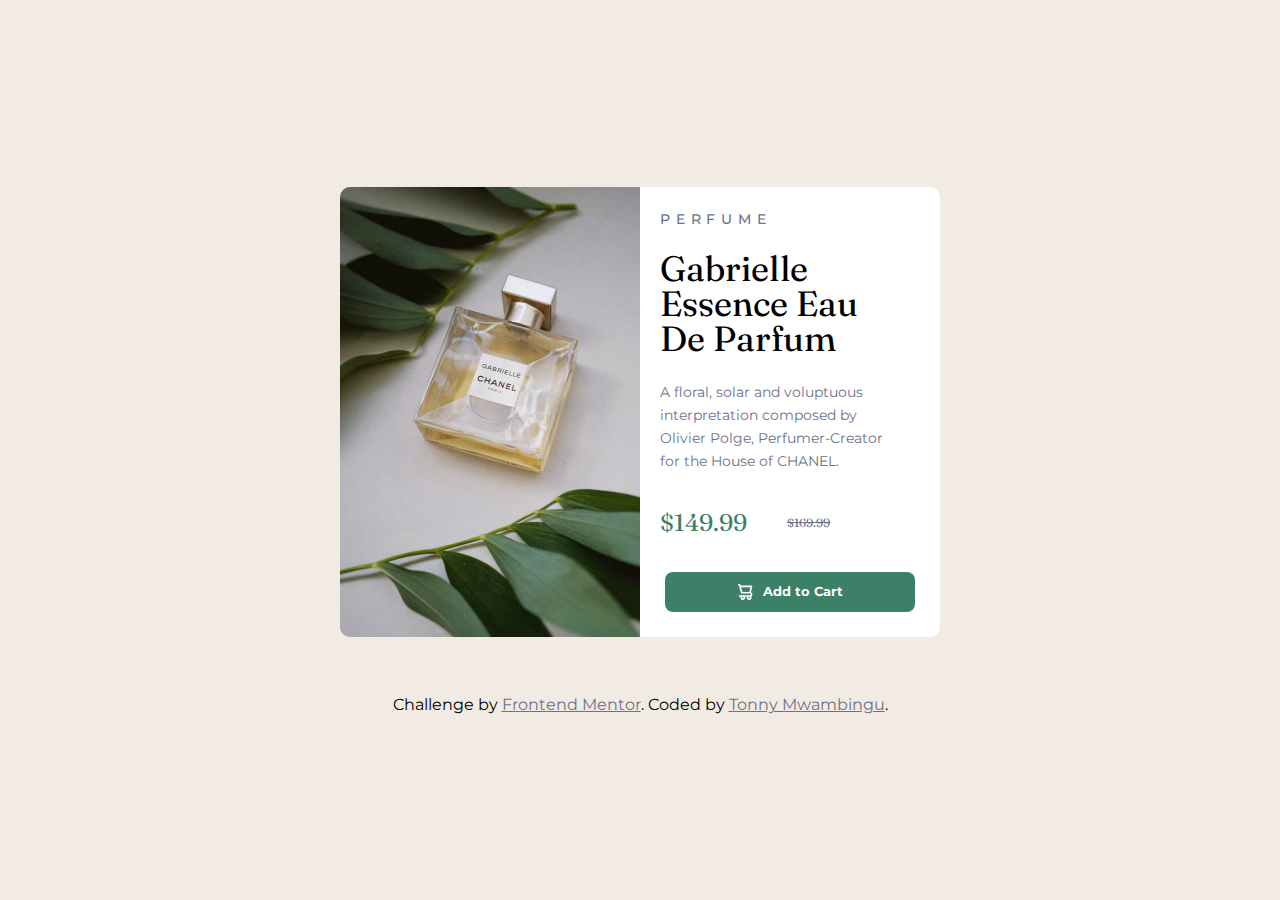
<file: product-preview-card-component-main/index.html>
<!DOCTYPE html>
<html lang="en">
    <head>
        <meta charset="UTF-8" />
        <meta name="viewport" content="width=device-width, initial-scale=1.0" />
        <!-- displays site properly based on user's device -->

        <link
            rel="icon"
            type="image/png"
            sizes="32x32"
            href="./images/favicon-32x32.png"
        />
        <link rel="preconnect" href="https://fonts.googleapis.com" />
        <link rel="preconnect" href="https://fonts.gstatic.com" crossorigin />
        <link
            href="https://fonts.googleapis.com/css2?family=Fraunces:wght@700&family=Montserrat:wght@500;700&display=swap"
            rel="stylesheet"
        />
        <link rel="stylesheet" href="style.css" />
        <title>Frontend Mentor | Product preview card component</title>
    </head>
    <body>
        <div class="container">
            <div class="content-container">
                <div class="img-container content-size"></div>
                <div class="info-container content-size">
                    <div class="item-type">Perfume</div>
                    <div class="item">gabrielle essence eau de parfum</div>
                    <div class="item-info">
                        A floral, solar and voluptuous interpretation composed
                        by Olivier Polge, Perfumer-Creator for the House of
                        CHANEL.
                    </div>
                    <div class="item-price">
                        $149.99 <span class="prev-price">$169.99</span>
                    </div>
                    <div class="add-btn">
                        <img src="./images/icon-cart.svg" alt="" /> Add to Cart
                    </div>
                </div>
            </div>
            <div class="attribution">
                Challenge by
                <a
                    href="https://www.frontendmentor.io?ref=challenge"
                    target="_blank"
                    >Frontend Mentor</a
                >. Coded by <a href="#">Tonny Mwambingu</a>.
            </div>
        </div>
    </body>
</html>
</file>
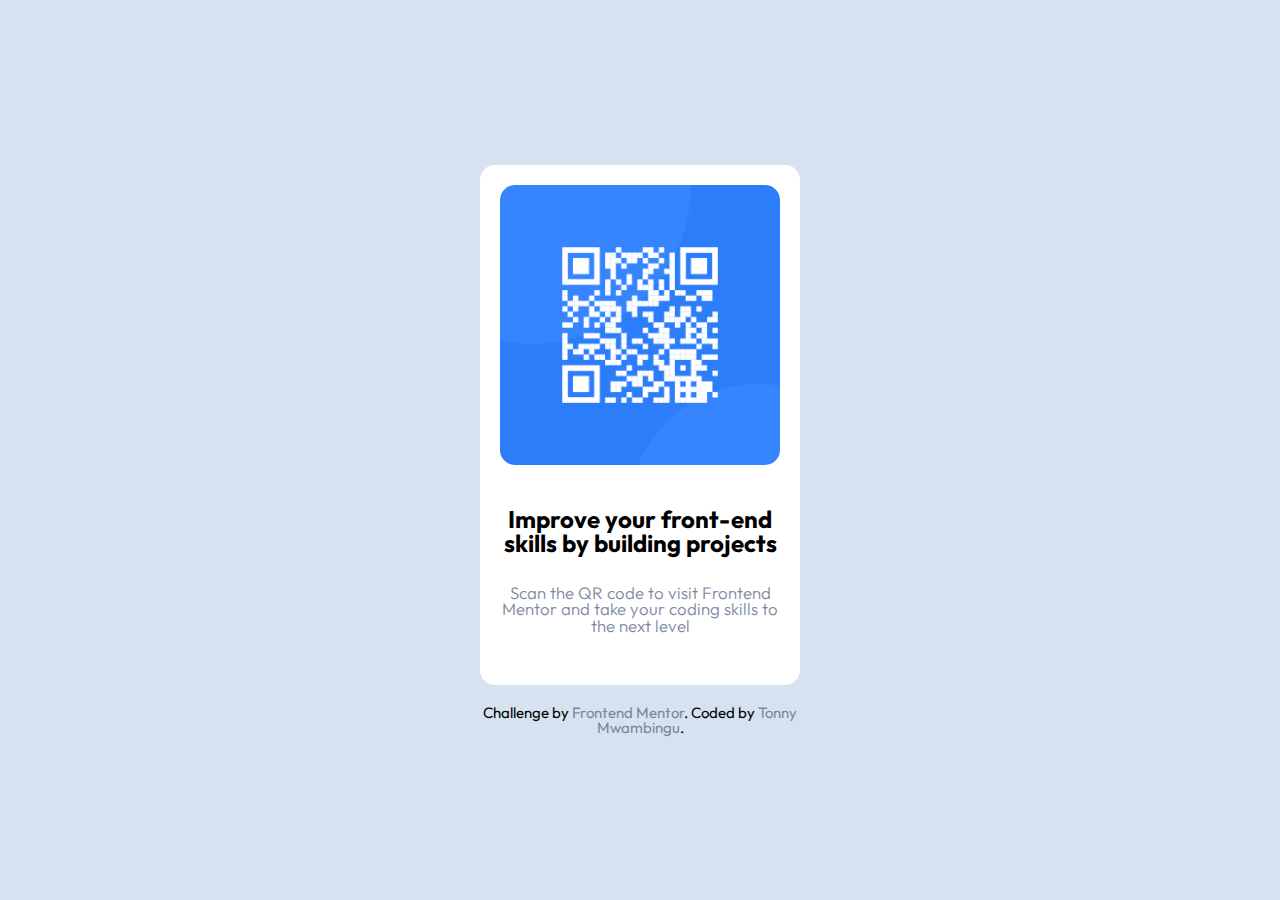
<file: qr-code-component-main/index.html>
<!DOCTYPE html>
<html lang="en">
    <head>
        <meta charset="UTF-8" />
        <meta name="viewport" content="width=device-width, initial-scale=1.0" />
        <!-- displays site properly based on user's device -->

        <link rel="preconnect" href="https://fonts.googleapis.com" />
        <link rel="preconnect" href="https://fonts.gstatic.com" crossorigin />
        <link
            href="https://fonts.googleapis.com/css2?family=Outfit:wght@400;700&display=swap"
            rel="stylesheet"
        />
        <link
            rel="icon"
            type="image/png"
            sizes="32x32"
            href="./images/favicon-32x32.png"
        />
        <link rel="stylesheet" href="style.css" />

        <title>Frontend Mentor | QR code component</title>
    </head>
    <body>
        <div class="container">
            <div class="qr-card">
                <div class="qr-image"></div>
                <div class="qr-content">
                    <p>Improve your front-end skills by building projects</p>
                    <p>
                        Scan the QR code to visit Frontend Mentor and take your
                        coding skills to the next level
                    </p>
                </div>
            </div>
            <div class="attribution">
                Challenge by
                <a
                    href="https://www.frontendmentor.io?ref=challenge"
                    target="_blank"
                    >Frontend Mentor</a
                >. Coded by <a href="#">Tonny Mwambingu</a>.
            </div>
        </div>
    </body>
</html>
</file>
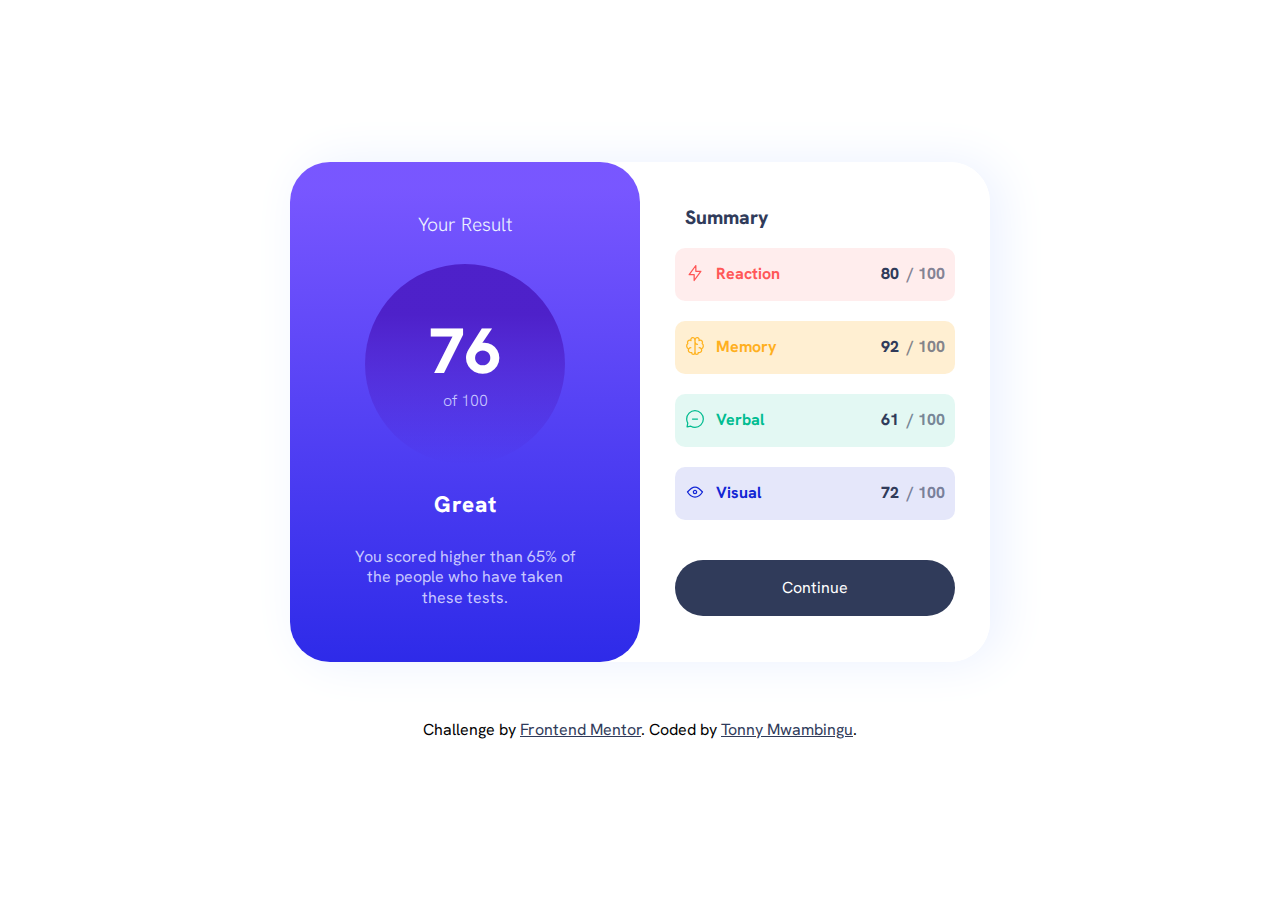
<file: results-summary-component-main/index.html>
<!DOCTYPE html>
<html lang="en">
    <head>
        <meta charset="UTF-8" />
        <meta name="viewport" content="width=device-width, initial-scale=1.0" />
        <!-- displays site properly based on user's device -->

        <link
            rel="icon"
            type="image/png"
            sizes="32x32"
            href="./assets/images/favicon-32x32.png"
        />

        <link rel="stylesheet" href="style.css" />
        <link rel="preconnect" href="https://fonts.googleapis.com" />
        <link rel="preconnect" href="https://fonts.gstatic.com" crossorigin />
        <link
            href="https://fonts.googleapis.com/css2?family=Hanken+Grotesk:wght@500;700;800&display=swap"
            rel="stylesheet"
        />

        <title>Frontend Mentor | Results summary component</title>
    </head>

    <body>
        <div class="container">
            <div class="content-container">
                <div class="content left-content">
                    <div class="result-text">Your Result</div>
                    <div class="circle">
                        <span class="large-text">76</span>
                        <span class="small-text">of 100</span>
                    </div>
                    <div class="commend">Great</div>
                    <div class="comment">
                        You scored higher than 65% of the people who have taken
                        these tests.
                    </div>
                </div>
                <div class="content right-content">
                    <div class="sum-heading">Summary</div>
                    <div class="score-container">
                        <span class="img-span">
                            <img src="./assets/images/icon-reaction.svg" alt=""
                        /></span>
                        <span class="mid-text-span">Reaction </span
                        ><span class="end-text-span"
                            >80&nbsp <span>/ 100</span></span
                        >
                    </div>
                    <div class="score-container">
                        <span class="img-span">
                            <img src="./assets/images/icon-memory.svg" alt=""
                        /></span>
                        <span class="mid-text-span">Memory </span
                        ><span class="end-text-span"
                            >92&nbsp <span>/ 100</span></span
                        >
                    </div>
                    <div class="score-container">
                        <span class="img-span">
                            <img src="./assets/images/icon-verbal.svg" alt=""
                        /></span>
                        <span class="mid-text-span">Verbal </span
                        ><span class="end-text-span"
                            >61&nbsp <span>/ 100</span></span
                        >
                    </div>
                    <div class="score-container">
                        <span class="img-span">
                            <img src="./assets/images/icon-visual.svg" alt=""
                        /></span>
                        <span class="mid-text-span">Visual</span
                        ><span class="end-text-span"
                            >72&nbsp <span>/ 100</span></span
                        >
                    </div>
                    <div class="button">Continue</div>
                </div>
            </div>
            <div class="attribution">
                Challenge by
                <a
                    href="https://www.frontendmentor.io?ref=challenge"
                    target="_blank"
                    >Frontend Mentor</a
                >. Coded by <a href="#">Tonny Mwambingu</a>.
            </div>
        </div>
    </body>
</html>
</file>
<file: product-preview-card-component-main/style.css>
/* http://meyerweb.com/eric/tools/css/reset/ 
   v2.0 | 20110126
   License: none (public domain)
*/

html,
body,
div,
span,
applet,
object,
iframe,
h1,
h2,
h3,
h4,
h5,
h6,
p,
blockquote,
pre,
a,
abbr,
acronym,
address,
big,
cite,
code,
del,
dfn,
em,
img,
ins,
kbd,
q,
s,
samp,
small,
strike,
strong,
sub,
sup,
tt,
var,
b,
u,
i,
center,
dl,
dt,
dd,
ol,
ul,
li,
fieldset,
form,
label,
legend,
table,
caption,
tbody,
tfoot,
thead,
tr,
th,
td,
article,
aside,
canvas,
details,
embed,
figure,
figcaption,
footer,
header,
hgroup,
menu,
nav,
output,
ruby,
section,
summary,
time,
mark,
audio,
video {
    margin: 0;
    padding: 0;
    border: 0;
    font-size: 100%;
    font: inherit;
    vertical-align: baseline;
}
/* HTML5 display-role reset for older browsers */
article,
aside,
details,
figcaption,
figure,
footer,
header,
hgroup,
menu,
nav,
section {
    display: block;
}
body {
    line-height: 1;
}
ol,
ul {
    list-style: none;
}
blockquote,
q {
    quotes: none;
}
blockquote:before,
blockquote:after,
q:before,
q:after {
    content: "";
    content: none;
}
table {
    border-collapse: collapse;
    border-spacing: 0;
}

:root {
    /* Primary */
    --dark-cyan: hsl(158, 36%, 37%);
    --cream: hsl(30, 38%, 92%);
    /* Neutral */
    --very-dark-blue: hsl(212, 21%, 14%);
    --dark-grayish-blue: hsl(228, 12%, 48%);
    --white: hsl(0, 0%, 100%);
}

body {
    min-height: 100vh;
    display: flex;
    flex-direction: row;
    justify-content: center;
    align-items: center;
    font-family: "Montserrat", sans-serif;
}

.container {
    min-height: 100vh;
    min-width: 100vw;
    display: flex;
    flex-direction: column;
    align-items: center;
    justify-content: center;
    background-color: var(--cream);
}

.content-container {
    display: flex;
    margin-bottom: 60px;
}

.content-size {
    height: 450px;
    width: 300px;
}

.img-container {
    background: left/contain url("./images/image-product-desktop.jpg");
    background-repeat: no-repeat;
    border-top-left-radius: 10px;
    border-bottom-left-radius: 10px;
}

.info-container div {
    width: 240px;
    padding-left: 20px;
}

.info-container {
    display: flex;
    flex-direction: column;
    justify-content: space-evenly;
    background-color: var(--white);
    border-top-right-radius: 10px;
    border-bottom-right-radius: 10px;
}

.item-type {
    text-transform: uppercase;
    letter-spacing: 0.4em;
    font-weight: 500;
    font-size: 0.9em;
    color: var(--dark-grayish-blue);
}

.item-price,
.item,
.prev-price {
    font-family: "Fraunces", sans-serif;
}

.item {
    text-transform: capitalize;
    font-size: 2.2em;
}

.item-info {
    font-size: 0.9em;
    line-height: 1.6em;
    color: var(--dark-grayish-blue);
}

.info-container .item-price {
    display: flex;
    justify-content: space-between;
    align-items: center;
    height: 50px;
    width: 170px;
    font-size: 1.5em;
    color: var(--dark-cyan);
}

.prev-price {
    text-decoration: line-through;
    font-size: 0.5em;
    color: var(--dark-grayish-blue);
}

.info-container .add-btn {
    display: flex;
    height: 40px;
    width: 250px;
    align-self: center;
    justify-content: center;
    align-items: center;
    padding-left: 0px;
    background-color: var(--dark-cyan);
    color: var(--white);
    border-radius: 8px;
    font-size: 0.8em;
    font-weight: 700;
    transition: background-color 0.25s ease-in;
    -webkit-transition: background-color 0.25s ease-in;
    -moz-transition: background-color 0.25s ease-in;
    -ms-transition: background-color 0.25s ease-in;
    -o-transition: background-color 0.25s ease-in;
}

.add-btn img {
    padding-right: 10px;
}

.add-btn:hover {
    background-color: var(--very-dark-blue);
}

.attribution a {
    text-decoration: underline;
    color: var(--dark-grayish-blue);
    transition: text-decoration 0.25s, color 0.25s, font-size 0.25s;
    transition-timing-function: cubic-bezier(0.455, 0.03, 0.515, 0.955);
}

.attribution a:hover {
    color: var(--dark-cyan);
    text-decoration: none;
    font-size: 1.1rem;
}

@media (max-width: 375px) {
    .container {
        min-height: 100vh;
        max-width: 375px;
        align-items: center;
        padding: 10px 0px;
    }

    .content-container {
        flex-direction: column;
        margin-bottom: 0px;
    }

    .content-size {
        height: 240px;
        width: 350px;
    }

    .info-container {
        height: 350px;
        border-top-right-radius: 0px;
        border-bottom-right-radius: 10px;
        border-bottom-left-radius: 10px;
    }

    .img-container {
        background: center/100% url("./images/image-product-mobile.jpg");
        background-repeat: no-repeat;
        border-top-left-radius: 10px;
        border-top-right-radius: 10px;
        border-bottom-left-radius: 0;
    }

    .info-container div {
        width: 300px;
        padding-left: 20px;
    }

    .item {
        font-size: 2em;
    }

    .attribution {
        margin-top: 20px;
        width: 300px;
        text-align: center;
        line-height: 1.5em;
    }
}
</file>
<file: qr-code-component-main/style.css>
/* http://meyerweb.com/eric/tools/css/reset/ 
   v2.0 | 20110126
   License: none (public domain)
*/

html,
body,
div,
span,
applet,
object,
iframe,
h1,
h2,
h3,
h4,
h5,
h6,
p,
blockquote,
pre,
a,
abbr,
acronym,
address,
big,
cite,
code,
del,
dfn,
em,
img,
ins,
kbd,
q,
s,
samp,
small,
strike,
strong,
sub,
sup,
tt,
var,
b,
u,
i,
center,
dl,
dt,
dd,
ol,
ul,
li,
fieldset,
form,
label,
legend,
table,
caption,
tbody,
tfoot,
thead,
tr,
th,
td,
article,
aside,
canvas,
details,
embed,
figure,
figcaption,
footer,
header,
hgroup,
menu,
nav,
output,
ruby,
section,
summary,
time,
mark,
audio,
video {
    margin: 0;
    padding: 0;
    border: 0;
    font-size: 100%;
    font: inherit;
    vertical-align: baseline;
}
/* HTML5 display-role reset for older browsers */
article,
aside,
details,
figcaption,
figure,
footer,
header,
hgroup,
menu,
nav,
section {
    display: block;
}
body {
    line-height: 1;
}
ol,
ul {
    list-style: none;
}
blockquote,
q {
    quotes: none;
}
blockquote:before,
blockquote:after,
q:before,
q:after {
    content: "";
    content: none;
}
table {
    border-collapse: collapse;
    border-spacing: 0;
}

:root {
    --my-white: hsl(0, 0%, 100%);
    --light-gray: hsl(212, 45%, 89%);
    --grayish-blue: hsl(220, 15%, 55%);
    --dark-blue: hsl(218, 44%, 22%);
}

body {
    height: 100vh;
    font-family: "Outfit", sans-serif;
    font-size: 15px;
    display: flex;
    justify-content: center;
    align-items: center;
    background-color: var(--light-gray);
}

.container {
    height: 700px;
    width: 400px;
    display: flex;
    flex-direction: column;
    justify-content: center;
    align-items: center;
}

.qr-card {
    height: 480px;
    padding: 20px;
    display: flex;
    flex-direction: column;
    align-items: center;
    justify-content: space-between;
    background-color: var(--my-white);
    box-shadow: 0px 0px 0px 0px var(--grayish-blue);
}
.qr-image {
    height: 280px;
    width: 280px;
    background: center/100% url("./images/image-qr-code.png");
}

.qr-image,
.qr-card {
    border-radius: 15px;
    -webkit-border-radius: 15px;
    -moz-border-radius: 15px;
    -ms-border-radius: 15px;
    -o-border-radius: 15px;
}

.qr-content {
    width: 280px;
    text-align: center;
}

.qr-content p {
    padding-bottom: 30px;
}

.qr-content p:nth-of-type(1) {
    font-size: 1.5rem;
    font-weight: 700;
}

.qr-content p:nth-of-type(2) {
    font-size: 1.05rem;
    font-weight: 300;
    color: var(--grayish-blue);
}

.attribution {
    margin-top: 20px;
    padding: 0px 30px;
    text-align: center;
}

.attribution a {
    text-decoration: none;
    color: var(--grayish-blue);
    transition: background-color 0.25s, color 0.25s;
    transition-timing-function: cubic-bezier(0.455, 0.03, 0.515, 0.955);
    -webkit-transition: background-color 0.25s, color 0.25s;
    -moz-transition: background-color 0.25s, color 0.25s;
    -ms-transition: background-color 0.25s, color 0.25s;
    -o-transition: background-color 0.25s, color 0.25s;
}

.attribution a:hover {
    background-color: var(--grayish-blue);
    color: var(--my-white);
}

@media (min-width: 1440px) {
    .container {
        width: 600px;
    }
}
</file>
<file: results-summary-component-main/style.css>
/* http://meyerweb.com/eric/tools/css/reset/ 
   v2.0 | 20110126
   License: none (public domain)
*/

html,
body,
div,
span,
applet,
object,
iframe,
h1,
h2,
h3,
h4,
h5,
h6,
p,
blockquote,
pre,
a,
abbr,
acronym,
address,
big,
cite,
code,
del,
dfn,
em,
img,
ins,
kbd,
q,
s,
samp,
small,
strike,
strong,
sub,
sup,
tt,
var,
b,
u,
i,
center,
dl,
dt,
dd,
ol,
ul,
li,
fieldset,
form,
label,
legend,
table,
caption,
tbody,
tfoot,
thead,
tr,
th,
td,
article,
aside,
canvas,
details,
embed,
figure,
figcaption,
footer,
header,
hgroup,
menu,
nav,
output,
ruby,
section,
summary,
time,
mark,
audio,
video {
    margin: 0;
    padding: 0;
    border: 0;
    font-size: 100%;
    font: inherit;
    vertical-align: baseline;
}
/* HTML5 display-role reset for older browsers */
article,
aside,
details,
figcaption,
figure,
footer,
header,
hgroup,
menu,
nav,
section {
    display: block;
}
body {
    line-height: 1;
}
ol,
ul {
    list-style: none;
}
blockquote,
q {
    quotes: none;
}
blockquote:before,
blockquote:after,
q:before,
q:after {
    content: "";
    content: none;
}
table {
    border-collapse: collapse;
    border-spacing: 0;
}

body {
    display: flex;
    flex-direction: row;
    justify-content: center;
    align-items: center;
    height: 100vh;
    font-family: "Hanken Grotesk", sans-serif;
}

:root {
    --light-red: hsl(0, 100%, 67%);
    --orangey-yellow: hsl(39, 100%, 56%);
    --green-teal: hsl(166, 100%, 37%);
    --cobalt-blue: hsl(234, 85%, 45%);

    --gr-slate-blue: hsl(252, 100%, 67%);
    --gr-royal-blue: hsl(241, 81%, 54%);

    --circle-violet-blue: hsla(256, 72%, 46%, 1);
    --circle-persian-blue: hsla(241, 72%, 46%, 0);

    --white: hsl(0, 0%, 100%);
    --pale-blue: hsl(221, 100%, 96%);
    --pale-blue-r: hsla(222, 100%, 96%, 0.432);
    --light-lavender: hsl(241, 100%, 89%);
    --dark-grey-blue: hsl(224, 30%, 27%);
}

.container {
    display: flex;
    flex-direction: column;
    align-items: center;
}

.content-container {
    background-color: var(--white);
    width: 700px;
    height: 500px;
    display: flex;
    justify-content: space-between;
    border-radius: 40px;
    margin-bottom: 60px;
    box-shadow: 11px 0px 50px 0px var(--pale-blue);
}

.content {
    justify-content: space-between;
    width: 350px;
    border-radius: 40px;
}

/* Left Side Content Styles */
.left-content {
    display: flex;
    flex-direction: column;
    align-items: center;
    justify-content: center;
    background-color: var(--gr-slate-blue);
    border-top-right-radius: 40px;
    border-bottom-right-radius: 40px;
    background: var(--gr-royal-blue);
    background: linear-gradient(
        180deg,
        var(--gr-slate-blue) 5%,
        var(--gr-royal-blue) 100%
    );
    color: var(--white);
}

.circle {
    width: 200px;
    height: 200px;
    border-radius: 50%;
    display: flex;
    flex-direction: column;
    justify-content: center;
    align-items: center;
    margin-top: 30px;
    margin-bottom: 30px;
    background: linear-gradient(
        180deg,
        var(--circle-violet-blue) 25%,
        var(--circle-persian-blue) 100%
    );
}

.result-text {
    font-weight: 300;
    font-size: 1.2rem;
    color: var(--pale-blue);
}

.large-text {
    font-weight: 800;
    font-size: 4rem;
    margin-bottom: 10px;
}

.small-text {
    font-weight: 300;
    color: var(--light-lavender);
}

.commend {
    margin-bottom: 30px;
    font-weight: 800;
    font-size: 1.4rem;
    letter-spacing: 1px;
}

.comment {
    width: 225px;
    text-align: center;
    color: var(--light-lavender);
    line-height: 1.3rem;
}

/* Right Side Content Styles */
.right-content {
    display: flex;
    flex-direction: column;
    align-items: center;
    justify-content: center;
    background-color: white;
}

.right-content div {
    width: 260px;
}

.sum-heading {
    color: var(--dark-grey-blue);
    font-weight: 800;
    font-size: 1.2rem;
    margin-bottom: 20px;
}

.score-container {
    display: flex;
    flex-direction: row;
    justify-content: space-between;
    align-items: center;
    padding: 15px 10px;
    border-radius: 10px;
    font-weight: 700;
    margin-bottom: 20px;
}

.score-container:nth-of-type(2) {
    color: hsla(0, 100%, 67%);
    background-color: hsla(0, 100%, 67%, 0.11);
}
.score-container:nth-of-type(3) {
    color: hsla(39, 100%, 56%);
    background-color: hsla(39, 100%, 56%, 0.2);
}
.score-container:nth-of-type(4) {
    color: hsl(166, 100%, 37%);
    background-color: hsl(166, 100%, 37%, 0.11);
}
.score-container:nth-of-type(5) {
    color: hsl(234, 85%, 45%);
    background-color: hsl(234, 85%, 45%, 0.11);
}

.img-span {
    flex-basis: 25px;
    flex-grow: 1;
}
.mid-text-span {
    flex-basis: 100px;
    flex-grow: 2;
}

.end-text-span {
    flex-basis: 100px;
    text-align: right;
    flex-grow: 3;
    font-weight: 800;
    color: var(--dark-grey-blue);
}

.end-text-span span {
    color: hsla(224, 30%, 27%, 0.596);
}

.button {
    border-radius: 30px;
    text-align: center;
    padding: 20px 10px;
    background-color: var(--dark-grey-blue);
    color: var(--white);
    margin-top: 20px;
}

.button:hover {
    background-color: var(--circle-violet-blue);
}

.attribution a {
    text-decoration: underline;
    color: var(--dark-grey-blue);
    transition: text-decoration 0.25s, color 0.25s, font-size 0.25s;
    transition-timing-function: cubic-bezier(0.455, 0.03, 0.515, 0.955);
}

.attribution a:hover {
    color: var(--light-lavender);
    text-decoration: none;
    font-size: 1.1rem;
}

@media (max-width: 375px) {
    .container {
        display: flex;
        flex-direction: column;
        height: 100vh;
        width: 100vw;
        align-items: center;
        border-radius: none;
        border: 1px solid black;
        -webkit-border-radius: none;
        -moz-border-radius: none;
        -ms-border-radius: none;
        -o-border-radius: none;
    }

    .content-container {
        height: 700px;
        width: 100vw;
        display: flex;
        flex-direction: column;
        align-items: center;
        border-radius: 0px;
        margin: 0;
    }

    .left-content {
        border-radius: 0px;
        width: 375px;
        border-bottom-left-radius: 30px;
        border-bottom-right-radius: 30px;
        flex-grow: 1;
    }

    .content {
        height: 400px;
    }

    .attribution {
        padding: 10px;
        text-align: center;
        font-size: 0.8rem;
    }

    .attribution a:hover {
        color: var(--light-lavender);
        text-decoration: none;
        font-size: 0.8rem;
    }

    .circle {
        width: 150px;
        height: 150px;
        border-radius: 50%;
        margin-top: 15px;
        margin-bottom: 15px;
    }

    .large-text {
        margin-bottom: 10px;
    }

    .small-text {
        font-weight: 300;
    }

    .commend {
        margin-bottom: 15px;
        font-size: 1.4rem;
        letter-spacing: 1px;
    }

    .comment {
        width: 285px;
        line-height: 1.3rem;
    }

    /* Right Side Content Styles */
    .right-content {
        flex-grow: 4;
        margin-top: 20px;
        width: 375px;
    }

    .right-content div {
        width: 300px;
    }

    .sum-heading {
        margin-bottom: 20px;
    }

    .score-container {
        padding: 15px 10px;
        margin-bottom: 10px;
    }

    .img-span {
        flex-basis: 25px;
        flex-grow: 1;
    }
    .mid-text-span {
        flex-basis: 100px;
        flex-grow: 2;
    }

    .end-text-span {
        flex-basis: 100px;
        flex-grow: 3;
        font-weight: 800;
    }

    .button {
        border-radius: 30px;
        padding: 20px 10px;
        margin-top: 20px;
    }
}
</file>
